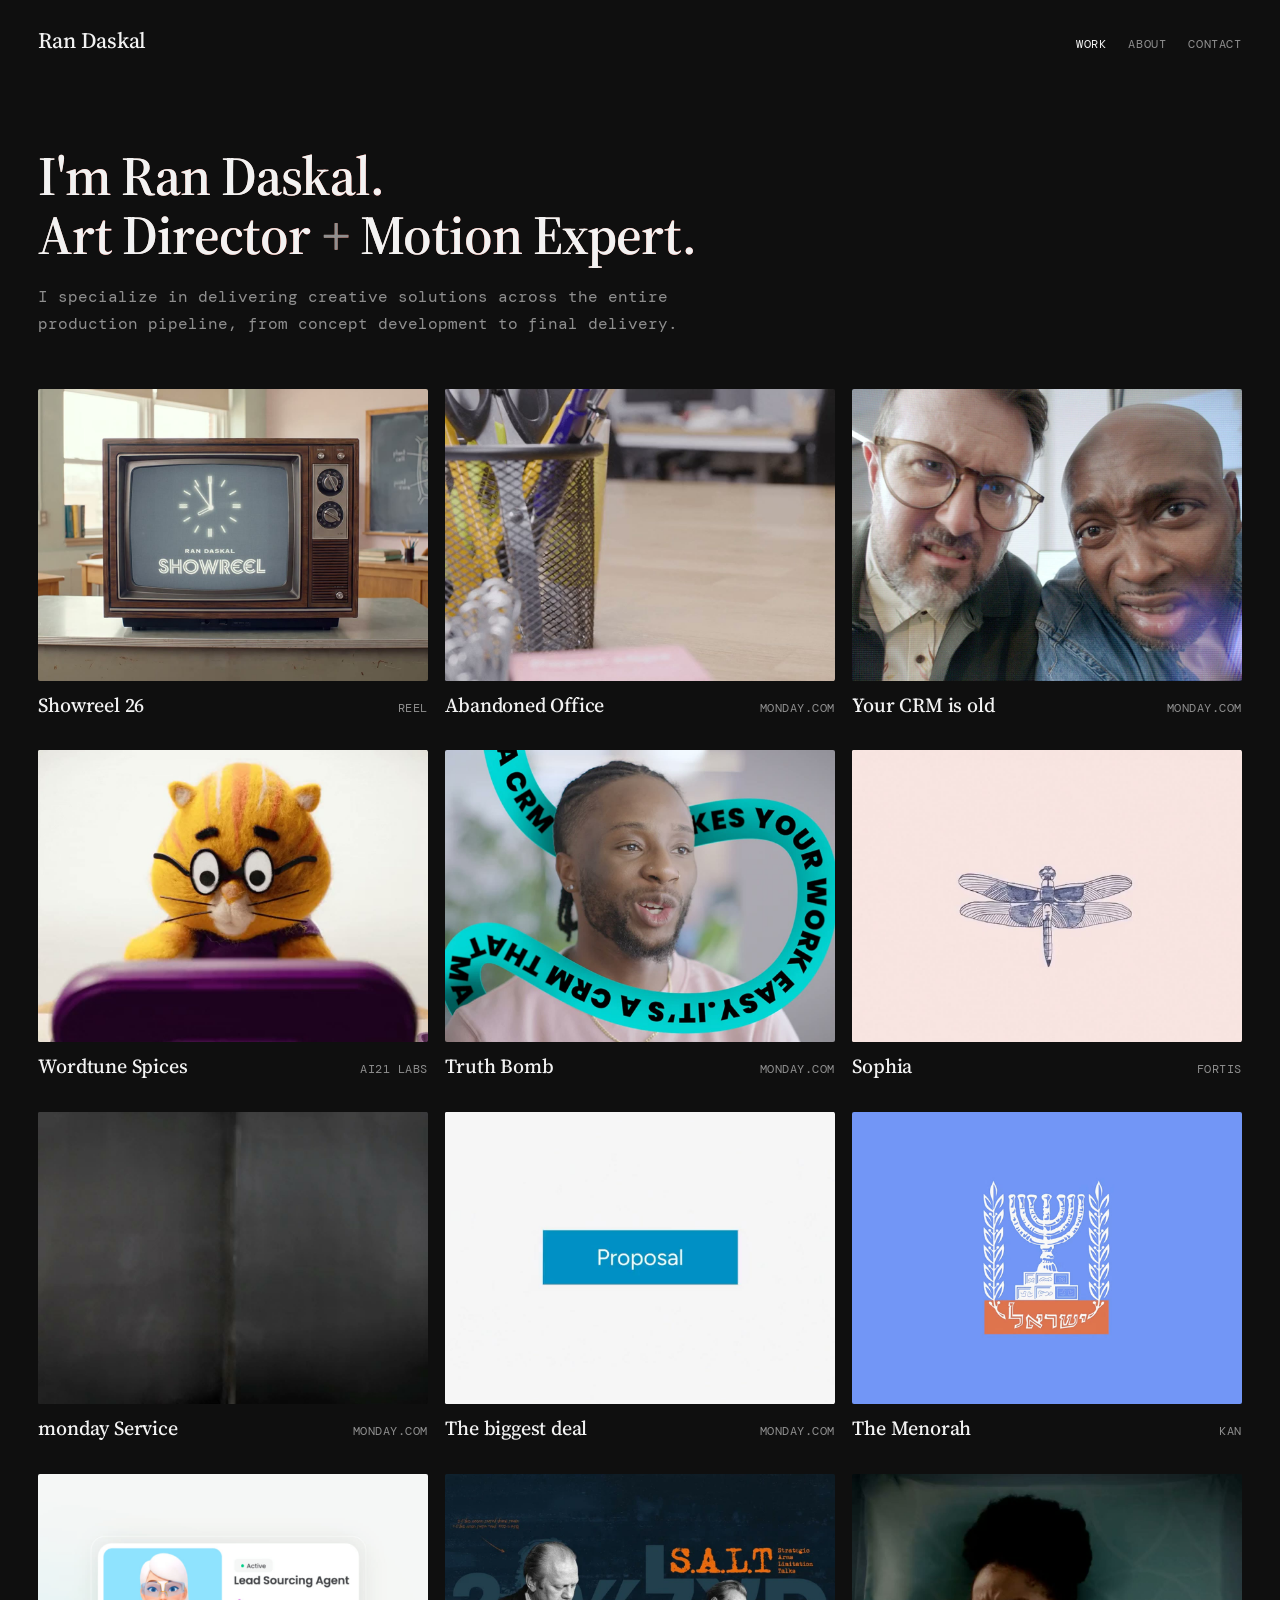
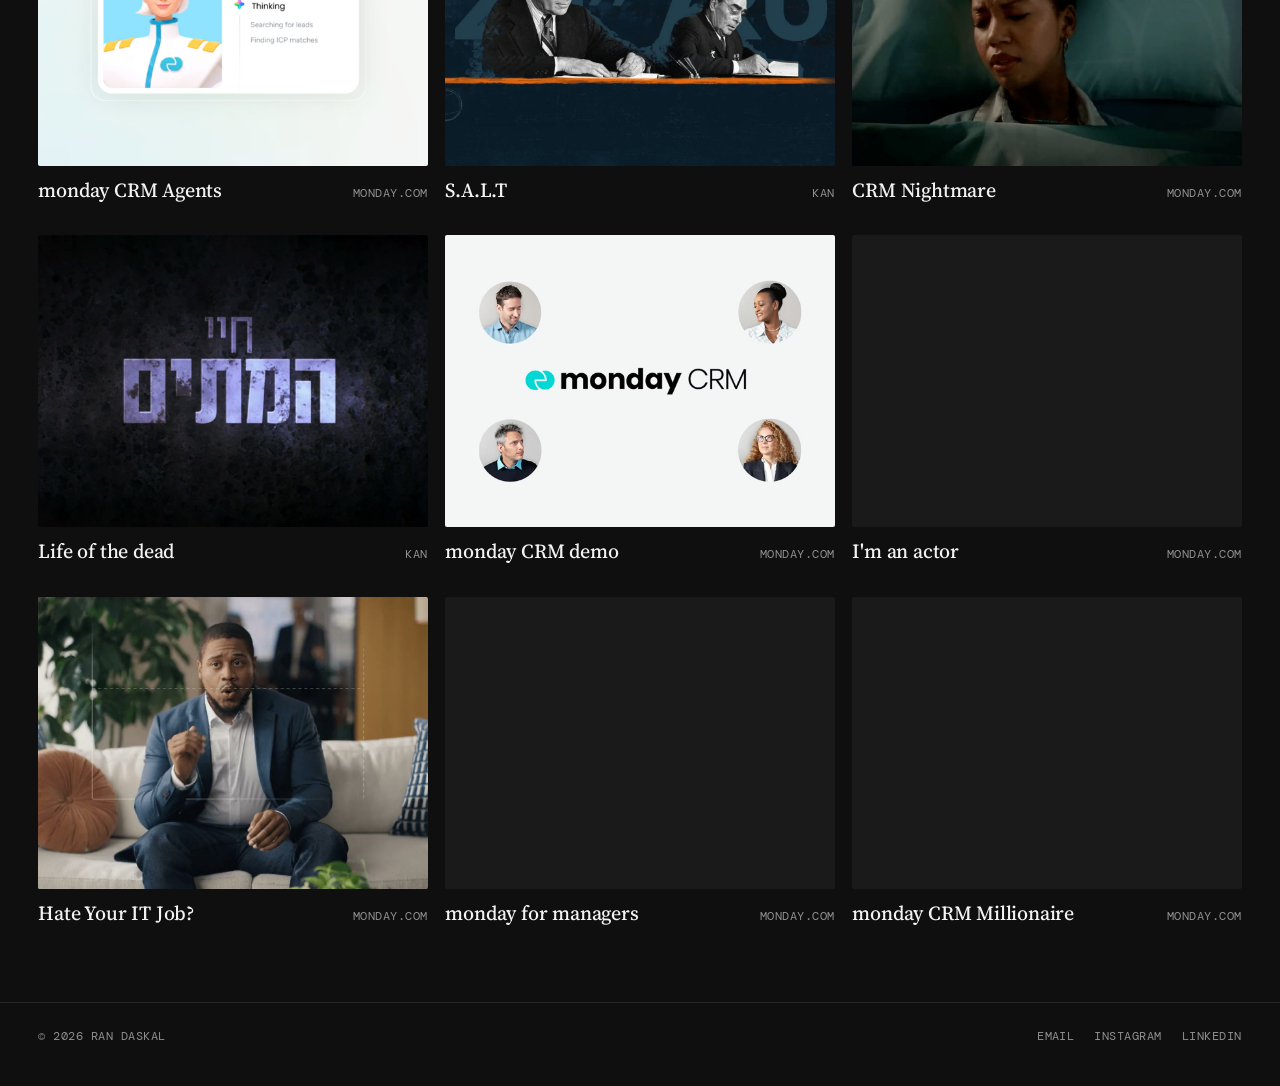
<file: index.html>
<!doctype html>
<html lang="en">
<head>
  <meta charset="utf-8">
  <meta name="viewport" content="width=device-width, initial-scale=1">
  <title>Ran Daskal — Art Director + Motion Expert</title>
  <meta name="description" content="Selected motion design and art direction work by Ran Daskal.">
  <link rel="icon" href="data:image/svg+xml,%3Csvg xmlns='http://www.w3.org/2000/svg' viewBox='0 0 32 32'%3E%3Ccircle cx='16' cy='16' r='14' fill='%23111'/%3E%3C/svg%3E">
  <link rel="preconnect" href="https://fonts.googleapis.com">
  <link rel="preconnect" href="https://fonts.gstatic.com" crossorigin>
  <link href="https://fonts.googleapis.com/css2?family=Source+Serif+4:ital,opsz,wght@0,8..60,300..700;1,8..60,300..700&family=DM+Mono:ital,wght@0,400;0,500;1,400&display=swap" rel="stylesheet">
  <link rel="stylesheet" href="css/style.css?v=20261004182924">
</head>
<body data-page="home">

  <header class="wrap site-header" id="site-header"></header>

  <main class="wrap">
    <section class="intro">
      <h1>I'm Ran Daskal.<br>Art Director <em class="amp">+</em> Motion Expert.</h1>
      <p data-site="tagline"></p>
    </section>

    <section class="grid" id="grid" aria-label="Selected work"></section>
  </main>

  <footer class="wrap site-footer" id="site-footer"></footer>

  <script src="js/projects.js?v=20261004182924"></script>
  <script src="js/main.js?v=20261004182924"></script>
  <script src="js/fx.js?v=20261004182924"></script>
</body>
</html>
</file>
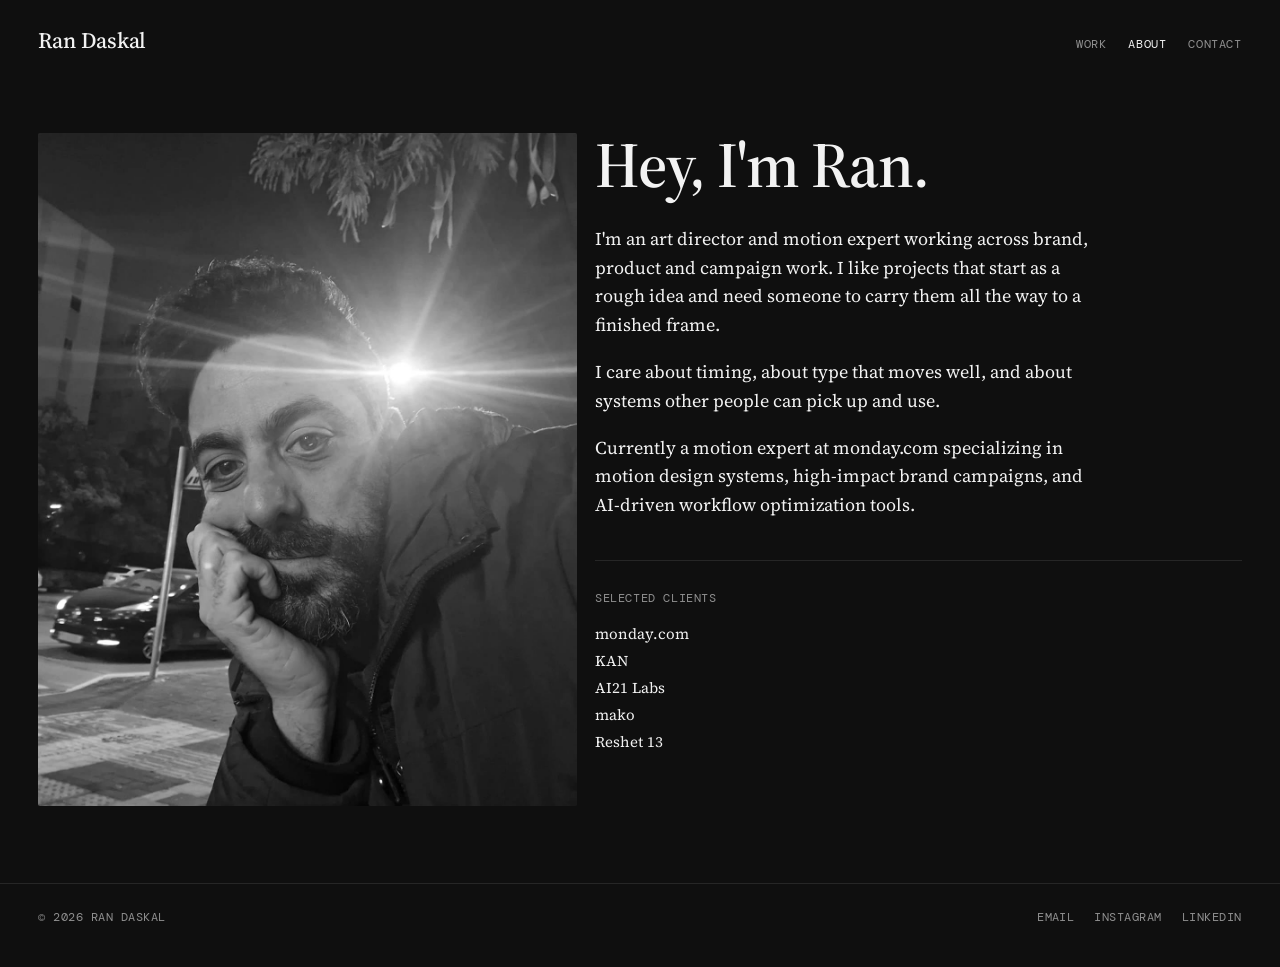
<file: about.html>
<!doctype html>
<html lang="en">
<head>
  <meta charset="utf-8">
  <meta name="viewport" content="width=device-width, initial-scale=1">
  <title>About — Ran Daskal</title>
  <meta name="description" content="About Ran Daskal, art director and motion expert based in Tel Aviv.">
  <link rel="icon" href="data:image/svg+xml,%3Csvg xmlns='http://www.w3.org/2000/svg' viewBox='0 0 32 32'%3E%3Ccircle cx='16' cy='16' r='14' fill='%23111'/%3E%3C/svg%3E">
  <link rel="preconnect" href="https://fonts.googleapis.com">
  <link rel="preconnect" href="https://fonts.gstatic.com" crossorigin>
  <link href="https://fonts.googleapis.com/css2?family=Source+Serif+4:ital,opsz,wght@0,8..60,300..700;1,8..60,300..700&family=DM+Mono:ital,wght@0,400;0,500;1,400&display=swap" rel="stylesheet">
  <link rel="stylesheet" href="css/style.css?v=20261004182924">
</head>
<body data-page="about">

  <header class="wrap site-header" id="site-header"></header>

  <main class="wrap">
    <section class="about">
      <div class="portrait">
        <!-- Replace with a photo or a short looping clip of yourself -->
        <img src="assets/portrait.jpg" alt="Portrait of Ran Daskal">
        <!-- AE-style layer selection: bounding box, 8 handles, anchor point -->
        <div class="layer-box" aria-hidden="true">
          <i class="h h-tl"></i><i class="h h-t"></i><i class="h h-tr"></i>
          <i class="h h-l"></i><i class="h h-r"></i>
          <i class="h h-bl"></i><i class="h h-b"></i><i class="h h-br"></i>
          <span class="anchor"></span>
        </div>
      </div>

      <div class="about-text">
        <h1>Hey, I'm Ran.</h1>
        <p>I'm an art director and motion expert working across brand, product and campaign work. I like projects that start as a rough idea and need someone to carry them all the way to a finished frame.</p>
        <p>I care about timing, about type that moves well, and about systems other people can pick up and use.</p>
        <p>Currently a motion expert at monday.com specializing in motion design systems, high-impact brand campaigns, and AI-driven workflow optimization tools.</p>

        <div class="facts">
          <div>
            <h2>Selected clients</h2>
            <ul>
              <li>monday.com</li>
              <li>KAN</li>
              <li>AI21 Labs</li>
              <li>mako</li>
              <li>Reshet 13</li>
            </ul>
          </div>
        </div>
      </div>
    </section>
  </main>

  <footer class="wrap site-footer" id="site-footer"></footer>

  <script src="js/projects.js?v=20261004182924"></script>
  <script src="js/main.js?v=20261004182924"></script>
  <script src="js/fx.js?v=20261004182924"></script>
</body>
</html>
</file>
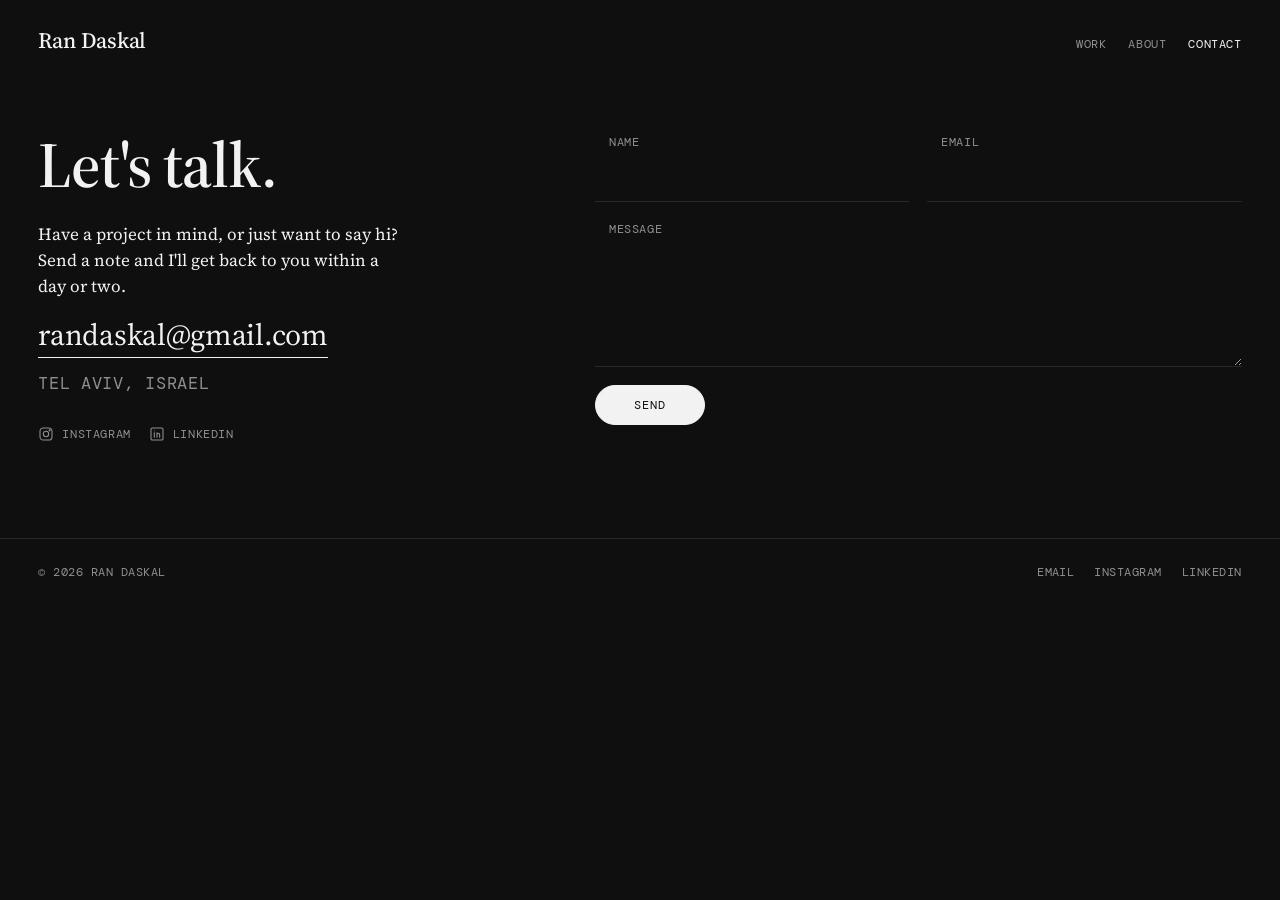
<file: contact.html>
<!doctype html>
<html lang="en">
<head>
  <meta charset="utf-8">
  <meta name="viewport" content="width=device-width, initial-scale=1">
  <title>Contact — Ran Daskal</title>
  <meta name="description" content="Get in touch with Ran Daskal for motion design and art direction projects.">
  <link rel="icon" href="data:image/svg+xml,%3Csvg xmlns='http://www.w3.org/2000/svg' viewBox='0 0 32 32'%3E%3Ccircle cx='16' cy='16' r='14' fill='%23111'/%3E%3C/svg%3E">
  <link rel="preconnect" href="https://fonts.googleapis.com">
  <link rel="preconnect" href="https://fonts.gstatic.com" crossorigin>
  <link href="https://fonts.googleapis.com/css2?family=Source+Serif+4:ital,opsz,wght@0,8..60,300..700;1,8..60,300..700&family=DM+Mono:ital,wght@0,400;0,500;1,400&display=swap" rel="stylesheet">
  <link rel="stylesheet" href="css/style.css?v=20261004182924">
</head>
<body data-page="contact">

  <header class="wrap site-header" id="site-header"></header>

  <main class="wrap">
    <section class="contact">
      <div class="contact-info">
        <h1 data-text="contactHeading">Let's talk.</h1>
        <p data-text="contactIntro">Have a project in mind, or just want to say hi? Send a note and I'll get back to you within a day or two.</p>
        <p><a class="email" data-site="email" href="#"></a></p>
        <p class="mono muted" data-site="location"></p>

        <div class="socials">
          <a data-site="instagram" href="#" target="_blank" rel="noopener">
            <svg viewBox="0 0 24 24" aria-hidden="true"><rect x="3" y="3" width="18" height="18" rx="5"/><circle cx="12" cy="12" r="4"/><circle cx="17.5" cy="6.5" r="0.8" fill="currentColor"/></svg>
            <span data-text="socialInstagram">Instagram</span>
          </a>
          <a data-site="linkedin" href="#" target="_blank" rel="noopener">
            <svg viewBox="0 0 24 24" aria-hidden="true"><rect x="3" y="3" width="18" height="18" rx="2"/><path d="M8 10v7M8 7v.01M12 17v-4a2 2 0 0 1 4 0v4M12 10v7"/></svg>
            <span data-text="socialLinkedin">LinkedIn</span>
          </a>
        </div>
      </div>

      <form class="form" id="contact-form" method="POST" action="#" novalidate>
        <div class="row-2">
          <div class="field">
            <label for="name" data-text="formName">Name</label>
            <input id="name" name="name" type="text" autocomplete="name" required>
          </div>
          <div class="field">
            <label for="email" data-text="formEmail">Email</label>
            <input id="email" name="email" type="email" autocomplete="email" required>
          </div>
        </div>
        <div class="field">
          <label for="message" data-text="formMessage">Message</label>
          <textarea id="message" name="message" required></textarea>
        </div>
        <input class="hp" type="text" name="_gotcha" tabindex="-1" autocomplete="off" aria-hidden="true">
        <button class="btn" type="submit" data-text="formSend">Send</button>
        <div class="form-note" id="form-note" role="status" aria-live="polite"></div>
      </form>
    </section>
  </main>

  <footer class="wrap site-footer" id="site-footer"></footer>

  <script src="js/projects.js?v=20261004182924"></script>
  <script src="js/main.js?v=20261004182924"></script>
  <script src="js/fx.js?v=20261004182924"></script>
</body>
</html>
</file>
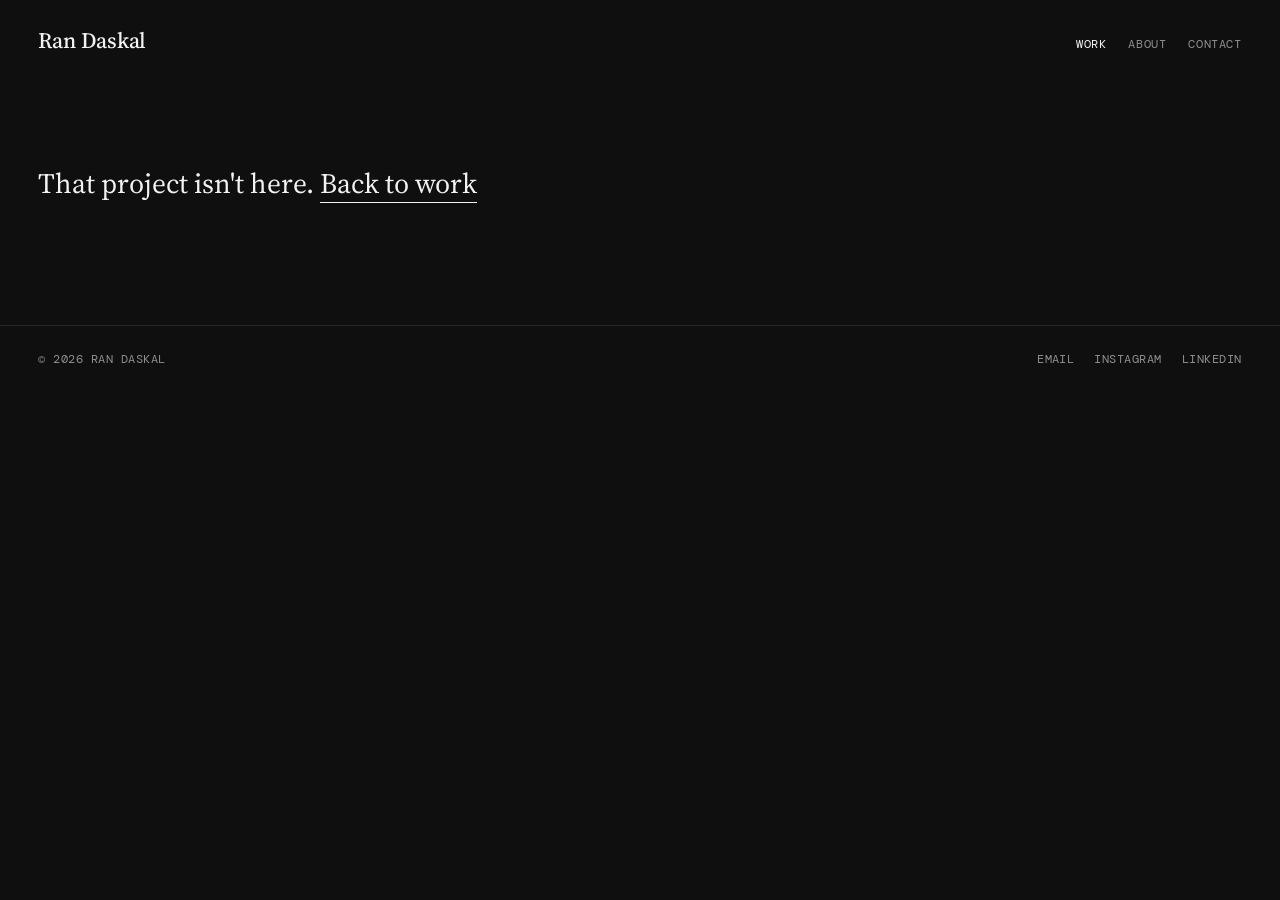
<file: project.html>
<!doctype html>
<html lang="en">
<head>
  <meta charset="utf-8">
  <meta name="viewport" content="width=device-width, initial-scale=1">
  <title>Project — Ran Daskal</title>
  <link rel="icon" href="data:image/svg+xml,%3Csvg xmlns='http://www.w3.org/2000/svg' viewBox='0 0 32 32'%3E%3Ccircle cx='16' cy='16' r='14' fill='%23111'/%3E%3C/svg%3E">
  <link rel="preconnect" href="https://fonts.googleapis.com">
  <link rel="preconnect" href="https://fonts.gstatic.com" crossorigin>
  <link href="https://fonts.googleapis.com/css2?family=Source+Serif+4:ital,opsz,wght@0,8..60,300..700;1,8..60,300..700&family=DM+Mono:ital,wght@0,400;0,500;1,400&display=swap" rel="stylesheet">
  <link rel="stylesheet" href="css/style.css?v=20261004182924">
</head>
<body data-page="project">

  <header class="wrap site-header" id="site-header"></header>

  <main class="wrap" id="project"></main>

  <footer class="wrap site-footer" id="site-footer"></footer>

  <script src="js/projects.js?v=20261004182924"></script>
  <script src="js/main.js?v=20261004182924"></script>
  <script src="js/fx.js?v=20261004182924"></script>
</body>
</html>
</file>
<file: css/style.css>
/* ------------------------------------------------------------------
   Tokens
------------------------------------------------------------------ */
:root {
  /* Always dark. Light values kept under [data-theme="light"] in case you ever want them. */
  --bg: #0f0f0f;
  --ink: #f2f2f2;
  --muted: #8f8f8f;
  --line: #262626;
  --card: #1a1a1a;
  --accent: #f2f2f2;
  color-scheme: dark;

  /* Type: a warm, low-contrast book serif in the spirit of Anthropic's serif
     (Tiempos family). Source Serif 4 is the closest free match. Mono: DM Mono. */
  --serif: "Source Serif 4", "Tiempos Headline", "Iowan Old Style", Georgia, serif;
  --display: var(--serif);
  --sans: "Source Serif 4", "Tiempos Text", "Iowan Old Style", Georgia, serif;
  --mono: "DM Mono", "SFMono-Regular", Menlo, monospace;

  --gutter: clamp(20px, 3vw, 44px);
  --max: 1440px;
  --gap: clamp(12px, 1.4vw, 20px);
}

:root[data-theme="light"] {
  --bg: #ffffff;
  --ink: #111111;
  --muted: #7a7a7a;
  --line: #e8e8e8;
  --card: #f3f3f1;
  --accent: #111111;
  color-scheme: light;
}

/* ------------------------------------------------------------------
   Base
------------------------------------------------------------------ */
*,
*::before,
*::after {
  box-sizing: border-box;
}

html {
  -webkit-text-size-adjust: 100%;
  scroll-behavior: smooth;
}

body {
  margin: 0;
  background: var(--bg);
  color: var(--ink);
  font-family: var(--sans);
  font-optical-sizing: auto;
  font-size: 16px;
  line-height: 1.55;
  -webkit-font-smoothing: antialiased;
  animation: page-in 0.5s ease both;
}

@keyframes page-in {
  from {
    opacity: 0;
  }
  to {
    opacity: 1;
  }
}

@media (prefers-reduced-motion: reduce) {
  body {
    animation: none;
  }
  * {
    transition: none !important;
  }
}

a {
  color: inherit;
  text-decoration: none;
}

img,
video {
  display: block;
  max-width: 100%;
}

.wrap {
  width: 100%;
  max-width: var(--max);
  margin: 0 auto;
  padding-left: var(--gutter);
  padding-right: var(--gutter);
}

.mono {
  font-family: var(--mono);
  font-size: 12px;
  letter-spacing: 0.04em;
  text-transform: uppercase;
}

.muted {
  color: var(--muted);
}

/* ------------------------------------------------------------------
   Header / nav
------------------------------------------------------------------ */
.site-header {
  display: flex;
  align-items: baseline;
  justify-content: space-between;
  gap: 24px;
  padding-top: 28px;
  padding-bottom: 28px;
}

.brand {
  font-family: var(--serif);
  font-weight: 500;
  font-size: 22px;
  line-height: 1.15;
  letter-spacing: -0.01em;
}

.brand span {
  color: var(--muted);
}

@media (max-width: 720px) {
  .brand span {
    display: none;
  }
  .nav {
    gap: 16px;
  }
}

.nav {
  display: flex;
  gap: 22px;
}

.nav a {
  font-family: var(--mono);
  font-size: 12px;
  letter-spacing: 0.05em;
  text-transform: uppercase;
  color: var(--muted);
  transition: color 0.2s ease;
}

.nav a:hover,
.nav a[aria-current="page"] {
  color: var(--ink);
}

/* ------------------------------------------------------------------
   Intro (home)
------------------------------------------------------------------ */
.intro {
  padding-top: clamp(24px, 5vw, 72px);
  padding-bottom: clamp(32px, 4vw, 56px);
}

.intro h1 {
  font-family: var(--display);
  font-weight: 600;
  font-size: clamp(30px, 4.3vw, 64px);
  line-height: 1.08;
  letter-spacing: -0.015em;
  margin: 0 0 20px;
}

.intro h1 em {
  font-style: normal;
  font-weight: 700;
  color: var(--muted);
  margin: 0 0.02em;
}

.intro p {
  font-family: var(--mono);
  font-size: 15.6px; /* 13px + 20% */
  line-height: 1.7;
  color: var(--muted);
  margin: 0;
  text-wrap: balance; /* narrow screens: two even lines, no orphan word */
}

@media (min-width: 1360px) {
  .intro p {
    white-space: nowrap; /* wide desktop: a single line */
  }
}

/* ------------------------------------------------------------------
   Work grid
------------------------------------------------------------------ */
.grid {
  display: grid;
  grid-template-columns: repeat(3, minmax(0, 1fr)); /* desktop: 3 per row */
  gap: clamp(24px, 2.6vw, 40px) var(--gap);
  padding-bottom: clamp(48px, 6vw, 96px);
}

@media (max-width: 1100px) {
  .grid {
    grid-template-columns: repeat(2, minmax(0, 1fr)); /* tablet: 2 per row */
  }
}

@media (max-width: 720px) {
  .grid {
    grid-template-columns: 1fr; /* phone: 1 per row */
    gap: 36px;
  }
}

.card {
  display: block;
  color: inherit;
}

.card-media {
  position: relative;
  aspect-ratio: 4 / 3;
  overflow: hidden;
  background: var(--card);
  border-radius: 2px;
}

.card-media img,
.card-media video {
  position: absolute;
  inset: 0;
  width: 100%;
  height: 100%;
  object-fit: cover;
}

.card-media video {
  opacity: 0;
  transition: opacity 0.35s ease;
}

.card-media.is-playing video,
.card-media.is-loop video {
  opacity: 1;
}

.card-caption {
  display: flex;
  align-items: baseline;
  justify-content: space-between;
  gap: 16px;
  padding-top: 12px;
}

.card-title {
  font-family: var(--serif);
  font-weight: 500;
  font-size: 20px;
  line-height: 1.2;
  letter-spacing: -0.01em;
  margin: 0;
}

.card-client {
  font-family: var(--mono);
  font-size: 12px;
  letter-spacing: 0.04em;
  text-transform: uppercase;
  color: var(--muted);
  white-space: nowrap;
}

/* ------------------------------------------------------------------
   Project page
------------------------------------------------------------------ */
/* title, then the client/role/year lines directly beneath it */
.project-head {
  display: grid;
  grid-template-columns: 1fr;
  gap: 14px;
  padding-top: clamp(8px, 2vw, 32px);
  padding-bottom: clamp(24px, 3vw, 40px);
}

.project-title {
  font-family: var(--serif);
  font-weight: 600;
  font-size: clamp(34px, 4.6vw, 64px);
  line-height: 1.02;
  letter-spacing: -0.02em;
  margin: 0;
}

.project-meta {
  display: grid;
  grid-template-columns: max-content 1fr;
  gap: 6px 14px;
  font-family: var(--mono);
  font-size: 12px;
  letter-spacing: 0.04em;
  text-transform: uppercase;
  margin: 0;
}

.project-meta dt {
  color: var(--muted);
}

.project-meta dd {
  margin: 0;
}

.hero {
  position: relative;
  width: 100%;
  aspect-ratio: 16 / 9;
  background: var(--card);
  overflow: hidden;
  border-radius: 2px;
}

.hero video,
.hero iframe {
  position: absolute;
  inset: 0;
  width: 100%;
  height: 100%;
  border: 0;
}

/* info line(s) + credits as one list under the player */
.project-body {
  padding-top: clamp(28px, 3.5vw, 56px);
  padding-bottom: clamp(28px, 3.5vw, 56px);
}

.project-desc p {
  font-size: 17px;
  line-height: 1.6;
  margin: 0 0 16px;
  max-width: 58ch;
}

.project-desc p:last-child {
  margin-bottom: 0;
}

.credits {
  list-style: none;
  padding: 0;
  margin: 0;
  font-family: var(--mono);
  font-size: 12px;
  letter-spacing: 0.03em;
  color: var(--muted);
  line-height: 1.9;
  max-width: 72ch;
}

.credits .info {
  color: var(--ink); /* the info line reads slightly stronger than the credits under it */
}

.gallery {
  display: grid;
  grid-template-columns: repeat(2, minmax(0, 1fr));
  gap: var(--gap);
  padding-bottom: clamp(48px, 6vw, 96px);
}

@media (max-width: 720px) {
  .gallery {
    grid-template-columns: 1fr;
  }
}

.gallery-item {
  margin: 0;
}

.gallery-item.span-2 {
  grid-column: 1 / -1;
}

.gallery-media {
  background: var(--card);
  overflow: hidden;
  border-radius: 2px;
}

.gallery-media video,
.gallery-media img {
  width: 100%;
  height: auto;
}

.gallery-item figcaption {
  font-family: var(--mono);
  font-size: 12px;
  letter-spacing: 0.03em;
  color: var(--muted);
  padding-top: 10px;
}

.project-nav {
  display: flex;
  justify-content: space-between;
  gap: 24px;
  border-top: 1px solid var(--line);
  margin-top: clamp(32px, 4vw, 64px);
  padding-top: 28px;
  padding-bottom: clamp(48px, 6vw, 96px);
}

.project-nav a {
  display: grid;
  gap: 6px;
}

.project-nav a:last-child {
  text-align: right;
}

.project-nav .label {
  font-family: var(--mono);
  font-size: 12px;
  letter-spacing: 0.05em;
  text-transform: uppercase;
  color: var(--muted);
}

.project-nav .title {
  font-family: var(--serif);
  font-weight: 500;
  font-size: 24px;
  letter-spacing: -0.01em;
}

.project-nav a:hover .title {
  color: var(--muted);
}

/* ------------------------------------------------------------------
   About
------------------------------------------------------------------ */
.about {
  display: grid;
  grid-template-columns: minmax(0, 1fr) minmax(0, 1.2fr);
  gap: 48px var(--gap);
  padding-top: clamp(24px, 4vw, 64px);
  padding-bottom: clamp(48px, 6vw, 96px);
}

@media (max-width: 860px) {
  .about {
    grid-template-columns: 1fr;
    gap: 32px;
  }
}

.portrait {
  aspect-ratio: 4 / 5;
  background: var(--card);
  overflow: hidden;
  border-radius: 2px;
}

.portrait img,
.portrait video {
  width: 100%;
  height: 100%;
  object-fit: cover;
}

.about h1 {
  font-family: var(--serif);
  font-weight: 600;
  font-size: clamp(38px, 5vw, 72px);
  line-height: 1;
  letter-spacing: -0.02em;
  margin: 0 0 28px;
}

.about-text p {
  font-size: 18px;
  line-height: 1.6;
  margin: 0 0 18px;
  max-width: 56ch;
}

.facts {
  display: grid;
  grid-template-columns: repeat(2, minmax(0, 1fr));
  gap: 28px var(--gap);
  margin-top: 40px;
  padding-top: 28px;
  border-top: 1px solid var(--line);
}

@media (max-width: 520px) {
  .facts {
    grid-template-columns: 1fr;
  }
}

.facts h2 {
  font-family: var(--mono);
  font-size: 12px;
  font-weight: 400;
  letter-spacing: 0.05em;
  text-transform: uppercase;
  color: var(--muted);
  margin: 0 0 12px;
}

.facts ul {
  list-style: none;
  margin: 0;
  padding: 0;
  font-size: 15px;
  line-height: 1.8;
}

/* ------------------------------------------------------------------
   Contact
------------------------------------------------------------------ */
.contact {
  display: grid;
  grid-template-columns: minmax(0, 1fr) minmax(0, 1.2fr);
  gap: 48px var(--gap);
  padding-top: clamp(24px, 4vw, 64px);
  padding-bottom: clamp(48px, 6vw, 96px);
}

@media (max-width: 860px) {
  .contact {
    grid-template-columns: 1fr;
    gap: 32px;
  }
}

.contact h1 {
  font-family: var(--serif);
  font-weight: 600;
  font-size: clamp(38px, 5vw, 72px);
  line-height: 1;
  letter-spacing: -0.02em;
  margin: 0 0 24px;
}

.contact-info p {
  margin: 0 0 12px;
  font-size: 17px;
  max-width: 40ch;
}

.contact-info .email {
  font-family: var(--serif);
  font-size: clamp(22px, 2.4vw, 30px);
  letter-spacing: -0.01em;
  border-bottom: 1px solid var(--ink);
  padding-bottom: 2px;
}

.contact-info .email:hover {
  color: var(--muted);
  border-color: var(--muted);
}

.socials {
  display: flex;
  gap: 18px;
  margin-top: 28px;
}

.socials a {
  display: inline-flex;
  align-items: center;
  gap: 8px;
  font-family: var(--mono);
  font-size: 12px;
  letter-spacing: 0.05em;
  text-transform: uppercase;
  color: var(--muted);
  transition: color 0.2s ease;
}

.socials a:hover {
  color: var(--ink);
}

.socials svg {
  width: 16px;
  height: 16px;
  fill: none;
  stroke: currentColor;
  stroke-width: 1.6;
  stroke-linecap: round;
  stroke-linejoin: round;
}

.form {
  display: grid;
  gap: 18px;
}

.field {
  display: grid;
  gap: 8px;
}

.field label {
  font-family: var(--mono);
  font-size: 12px;
  letter-spacing: 0.05em;
  text-transform: uppercase;
  color: var(--muted);
}

.field input,
.field textarea {
  width: 100%;
  font: inherit;
  font-family: var(--mono);
  font-size: 14px;
  color: var(--ink);
  background: transparent;
  border: 0;
  border-bottom: 1px solid var(--line);
  border-radius: 0;
  padding: 10px 0;
  outline: none;
  transition: border-color 0.2s ease;
}

.field textarea {
  min-height: 120px;
  resize: vertical;
}

.field input:focus,
.field textarea:focus {
  border-color: var(--ink);
}

.row-2 {
  display: grid;
  grid-template-columns: repeat(2, minmax(0, 1fr));
  gap: 18px var(--gap);
}

@media (max-width: 520px) {
  .row-2 {
    grid-template-columns: 1fr;
  }
}

.btn {
  justify-self: start;
  font-family: var(--mono);
  font-size: 12px;
  letter-spacing: 0.08em;
  text-transform: uppercase;
  color: var(--bg);
  background: var(--ink);
  border: 1px solid var(--ink);
  border-radius: 999px;
  padding: 12px 22px;
  cursor: pointer;
  transition: background 0.2s ease, color 0.2s ease;
}

.btn:hover {
  background: transparent;
  color: var(--ink);
}

.btn[disabled] {
  opacity: 0.5;
  cursor: default;
}

.form-note {
  font-family: var(--mono);
  font-size: 12px;
  letter-spacing: 0.03em;
  color: var(--muted);
  min-height: 1.5em;
}

.hp {
  position: absolute;
  left: -9999px;
  width: 1px;
  height: 1px;
  overflow: hidden;
}

/* ------------------------------------------------------------------
   Footer
------------------------------------------------------------------ */
.site-footer {
  border-top: 1px solid var(--line);
  padding-top: 24px;
  padding-bottom: 40px;
  display: flex;
  flex-wrap: wrap;
  justify-content: space-between;
  gap: 12px 24px;
  font-family: var(--mono);
  font-size: 12px;
  letter-spacing: 0.04em;
  text-transform: uppercase;
  color: var(--muted);
}

.site-footer a:hover {
  color: var(--ink);
}

.site-footer .links {
  display: flex;
  gap: 20px;
}

/* ------------------------------------------------------------------
   Empty / not found
------------------------------------------------------------------ */
.notfound {
  padding: 80px 0 120px;
  font-family: var(--serif);
  font-size: 28px;
}

.notfound a {
  border-bottom: 1px solid currentColor;
}

/* ==================================================================
   FX — "the site is an After Effects comp" (see js/fx.js)
   Everything below is decorative and disabled under reduced motion.
================================================================== */

/* ---- keyframe cursor ---- */
.has-cursor,
.has-cursor a,
.has-cursor button,
.has-cursor .card-media,
.has-cursor .portrait {
  cursor: none;
}

.has-cursor input,
.has-cursor textarea,
.has-cursor select {
  cursor: text;
}

#cur {
  position: fixed;
  left: 0;
  top: 0;
  z-index: 9999;
  pointer-events: none;
  opacity: 0;
  transition: opacity 0.2s ease;
  will-change: transform;
  mix-blend-mode: difference;
}

#cur.is-on {
  opacity: 1;
}

#cur.is-hidden {
  opacity: 0;
}

.cur-shape {
  display: block;
  width: 10px;
  height: 10px;
  margin: -5px 0 0 -5px;
  background: #fff;
  transform: rotate(45deg) scale(1);
  transition: transform 0.25s cubic-bezier(0.34, 1.56, 0.64, 1), background 0.2s ease, box-shadow 0.2s ease;
}

/* over links: hollow "easy ease" keyframe, bigger */
#cur.is-hot .cur-shape {
  background: transparent;
  box-shadow: inset 0 0 0 1.5px #fff;
  transform: rotate(45deg) scale(1.9);
  border-radius: 40%;
}

#cur.is-down .cur-shape {
  transform: rotate(45deg) scale(0.7);
}

/* ---- scrub timecode tag on grid cards ---- */
.tc-tag {
  position: absolute;
  left: 0;
  top: 0;
  z-index: 2;
  pointer-events: none;
  font-family: var(--mono);
  font-size: 11px;
  letter-spacing: 0.08em;
  font-variant-numeric: tabular-nums;
  color: #fff;
  background: rgba(17, 17, 17, 0.85);
  padding: 4px 7px;
  border-radius: 3px;
  opacity: 0;
  transition: opacity 0.15s ease;
  will-change: transform;
}

.card-media.is-scrubbing .tc-tag {
  opacity: 1;
}

/* playhead line while scrubbing */
.card-media::after {
  content: "";
  position: absolute;
  inset: 0 auto 0 0;
  width: 0;
  pointer-events: none;
}

.card-media.is-scrubbing video {
  opacity: 1;
}

/* ---- text-animator headline entrance ---- */
.is-split .w {
  display: inline-block;
  animation: word-in 0.9s cubic-bezier(0.2, 0.8, 0.2, 1) both;
  animation-delay: calc(var(--i) * 70ms + 80ms);
}

/* ---- rainbow on hover (home headline) ----
   The gradient is always painted behind the glyphs; the solid ink colour sits on
   top and fades to transparent on hover, so the rainbow blooms in smoothly.
   The fade is staggered per word so it washes across the line, and the gradient
   keeps flowing while the text fades back (.is-leaving) so nothing snaps. */
.intro h1 .w {
  /* padding + negative margin: enlarges the paint box so background-clip: text
     covers descenders (g, p) and ascenders, without changing layout */
  padding: 0.12em 0.06em 0.22em;
  margin: -0.12em -0.06em -0.22em;
  background-image: linear-gradient(
    90deg,
    #e0d4c8 0%, #ff644d 28%, #9450fd 62%, #e0d4c8 100%
  );
  background-size: 300% auto;
  background-position: 0% center;
  -webkit-background-clip: text;
  background-clip: text;
  color: var(--ink);
  /* this timing applies when the hover ENDS (fade back to ink): 3x faster */
  transition: color 0.37s cubic-bezier(0.4, 0, 0.2, 1);
  transition-delay: calc(var(--i) * 15ms);
}

.intro h1 em .w {
  color: var(--muted);
}

.intro h1.is-hover .w {
  color: transparent;
  /* this timing applies when the hover STARTS (fade into the gradient) */
  transition: color 1.1s cubic-bezier(0.4, 0, 0.2, 1);
  transition-delay: calc(var(--i) * 45ms);
}

.intro h1.is-hover .w,
.intro h1.is-leaving .w {
  animation:
    word-in 0.9s cubic-bezier(0.2, 0.8, 0.2, 1) both,
    rainbow 6s linear infinite;
  animation-delay: calc(var(--i) * 70ms + 80ms), calc(var(--i) * -0.4s);
}

@keyframes rainbow {
  to {
    background-position: 300% center;
  }
}

.intro h1 {
  position: relative;
  width: fit-content;
  max-width: 100%;
}

/* ---- the plus in the headline turns while the headline is hovered ----
   Pivot is set from JS on the glyph's optical centre. A plus is symmetric at
   180°, so each half-turn lands on an identical pose and the loop is seamless. */
.amp {
  display: inline-block;
  transform-origin: 50% 50%;
}

/* Full 360° turns: the glyph lands exactly where it started, so removing the
   animation never causes a visible hop (a 180° turn did, because the pivot can
   only be measured to within a fraction of a pixel). */
.amp.spin-once {
  animation: amp-turn 1.5s cubic-bezier(0.45, 0, 0.55, 1) 1; /* idle: one full turn every 5s */
}

.amp.spin {
  animation: amp-turn 1.5s cubic-bezier(0.45, 0, 0.55, 1) infinite; /* hovered: keeps turning */
}

@keyframes amp-turn {
  from { transform: rotate(0deg); }
  to   { transform: rotate(360deg); }
}

/* ---- AE layer selection on the About portrait ---- */
.portrait {
  position: relative;
  overflow: visible;
}

.portrait img,
.portrait video {
  border-radius: 2px;
  transform-origin: 50% 50%;
  transition: transform 0.7s cubic-bezier(0.34, 1.4, 0.64, 1);
}

/* the selection box rotates with the layer, like in AE */
.portrait:hover img,
.portrait:hover video,
.portrait:hover .layer-box {
  transform: rotate(-2deg) scale(1.025);
}

.layer-box {
  position: absolute;
  inset: 0;
  pointer-events: none;
  opacity: 0;
  transform-origin: 50% 50%;
  transition: opacity 0.2s ease, transform 0.7s cubic-bezier(0.34, 1.4, 0.64, 1);
}

.portrait:hover .layer-box {
  opacity: 1;
}

.layer-box::before {
  content: "";
  position: absolute;
  inset: 0;
  border: 1px solid var(--ink);
}

.layer-box .h {
  position: absolute;
  width: 8px;
  height: 8px;
  background: var(--bg);
  border: 1px solid var(--ink);
  margin: -4px 0 0 -4px;
}

.h-tl { left: 0; top: 0; }
.h-t  { left: 50%; top: 0; }
.h-tr { left: 100%; top: 0; }
.h-l  { left: 0; top: 50%; }
.h-r  { left: 100%; top: 50%; }
.h-bl { left: 0; top: 100%; }
.h-b  { left: 50%; top: 100%; }
.h-br { left: 100%; top: 100%; }

/* anchor point, AE style: a small ring with four ticks OUTSIDE it (nothing crosses the centre) */
.layer-box .anchor {
  position: absolute;
  left: 50%;
  top: 50%;
  width: 14px;
  height: 14px;
  margin: -7px 0 0 -7px;
  border: 1px solid var(--ink);
  border-radius: 50%;
}

.layer-box .anchor::before,
.layer-box .anchor::after {
  content: "";
  position: absolute;
  background: var(--ink);
}

/* horizontal ticks: 7px long, starting 3px outside the ring on each side */
.layer-box .anchor::before {
  top: 50%;
  height: 1px;
  left: -10px;
  right: -10px;
  background: linear-gradient(to right, var(--ink) 0 7px, transparent 7px calc(100% - 7px), var(--ink) calc(100% - 7px) 100%);
}

/* vertical ticks */
.layer-box .anchor::after {
  left: 50%;
  width: 1px;
  top: -10px;
  bottom: -10px;
  background: linear-gradient(to bottom, var(--ink) 0 7px, transparent 7px calc(100% - 7px), var(--ink) calc(100% - 7px) 100%);
}

/* ---- Send → Render button swap ---- */
.btn-swap {
  display: grid;
  overflow: hidden;
  line-height: 1.2;
}

.btn-swap > span {
  grid-area: 1 / 1;
  transition: transform 0.35s cubic-bezier(0.2, 0.8, 0.2, 1), opacity 0.25s ease;
}

.btn-swap > span:last-child {
  transform: translateY(120%);
  opacity: 0;
}

.btn:hover .btn-swap > span:first-child {
  transform: translateY(-120%);
  opacity: 0;
}

.btn:hover .btn-swap > span:last-child {
  transform: none;
  opacity: 1;
}

/* ---- form focus: a keyframe appears next to the label ---- */
.field label {
  position: relative;
  padding-left: 14px;
}

.field label::before {
  content: "";
  position: absolute;
  left: 0;
  top: 50%;
  width: 6px;
  height: 6px;
  margin-top: -3px;
  background: var(--ink);
  transform: rotate(45deg) scale(0);
  transition: transform 0.35s cubic-bezier(0.34, 1.56, 0.64, 1);
}

.field:focus-within label::before {
  transform: rotate(45deg) scale(1);
}

@media (prefers-reduced-motion: reduce) {
  .rv { opacity: 1; transform: none; }
  .is-split .w { animation: none; }
}
</file>
